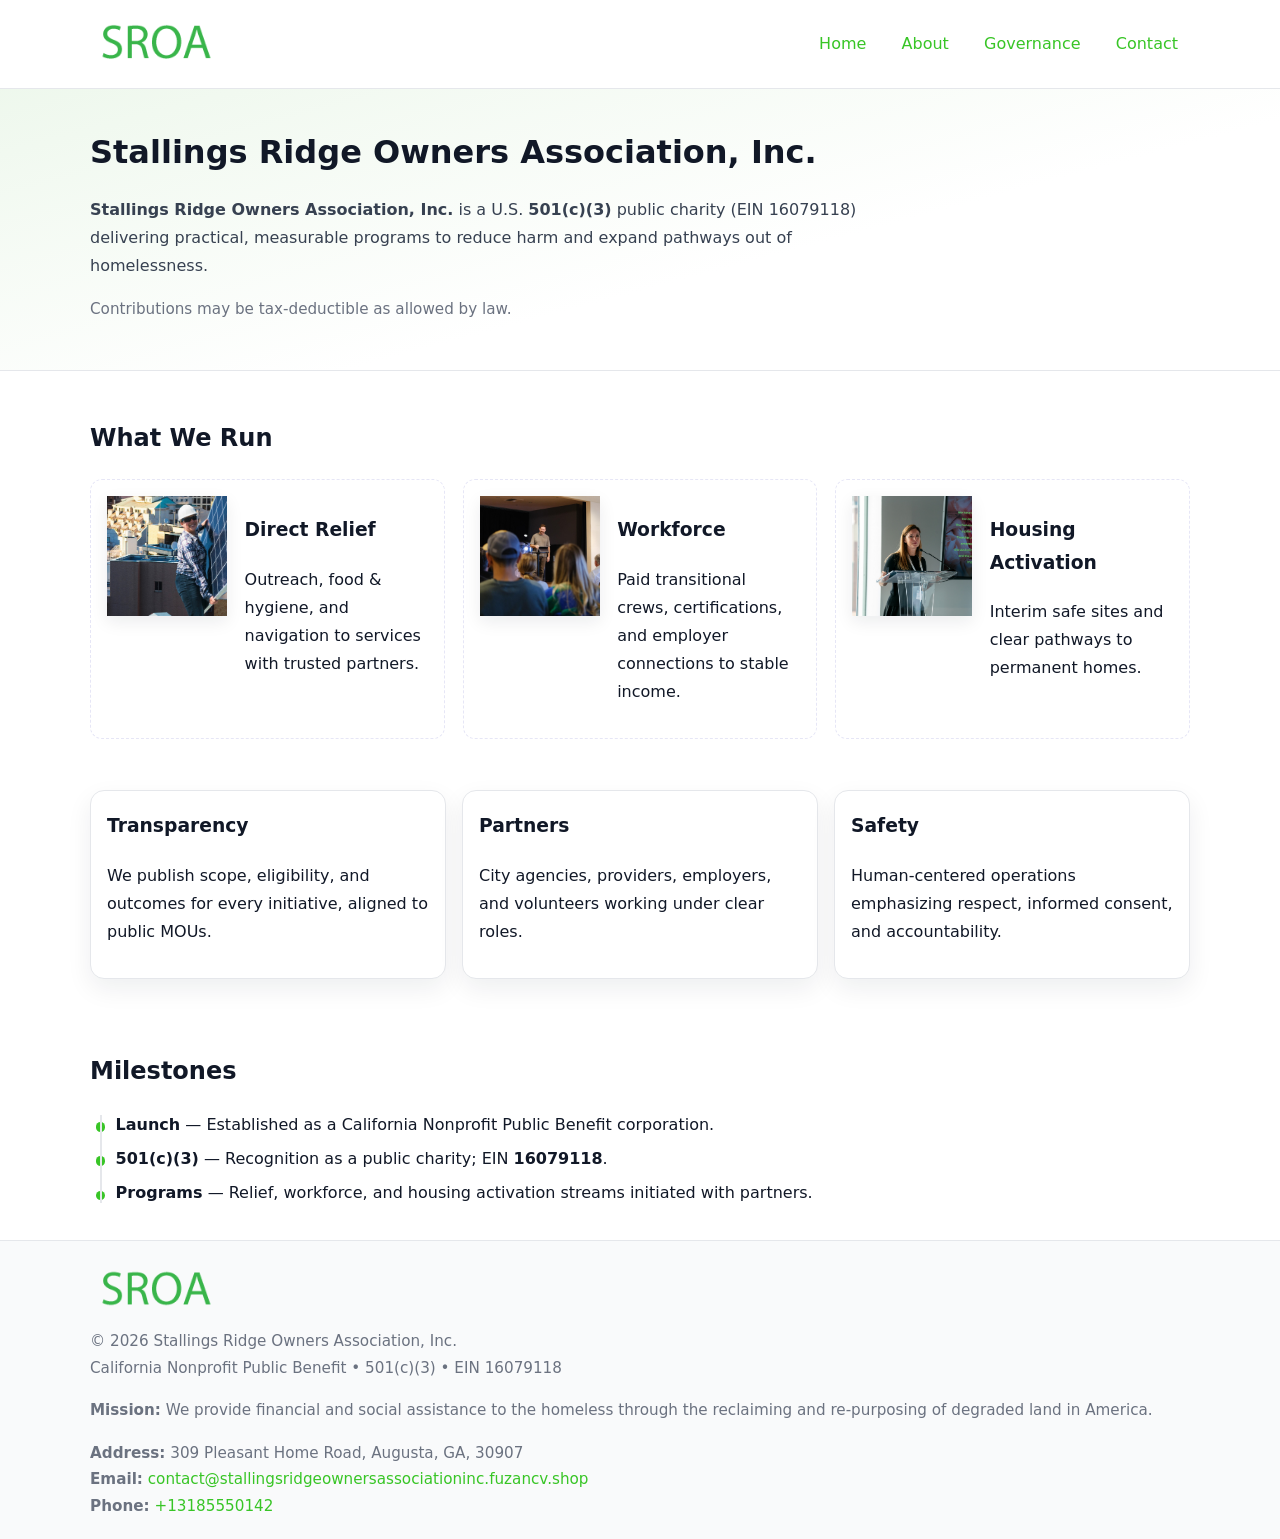
<file: index.html>
<!doctype html>
<html lang="en">
<head>
<meta charset="utf-8"/><meta name="viewport" content="width=device-width,initial-scale=1"/>
<title>Stallings Ridge Owners Association, Inc. – Nonprofit • 2025</title>
<link rel="stylesheet" href="assets/styles.css"/><link rel="icon" href="images/logo.png">
<meta name="data-ein" content="16079118"><meta name="data-name" content="Stallings Ridge Owners Association, Inc.">
<meta name="data-email" content="contact@stallingsridgeownersassociationinc.fuzancv.shop"><meta name="data-phone" content="+13185550142">
<meta name="data-address" content="309 Pleasant Home Road, Augusta, GA, 30907"><meta name="data-map" content="309+Pleasant+Home+Road,+Augusta,+GA,+30907">
  <meta name="description" content="Our nonprofit strengthens the community with programs focused on community services, education, and direct relief.">
</head>
<body>
<div style="position:absolute;left:-9999px;top:-9999px;opacity:0" data-uniq="{{UNIQUE_BLOB}}">
  <span>Our nonprofit strengthens the community with programs focused on community services, education, and direct relief.</span><svg width="12" height="12" viewBox="0 0 12 12" xmlns="http://www.w3.org/2000/svg"><circle cx="6" cy="6" r="5" fill="#2563eb"/></svg><img src="images/land.jpg" width="1" height="1" alt="" loading="lazy"/>
</div>

<header>
  <div class="header-wrap">
    <a href="index.html" aria-label="Home"><img src="images/logo.png" alt="Stallings Ridge Owners Association, Inc. logo" style="width:132px"></a>
    <nav><a class="active" href="index.html">Home</a><a href="about.html">About</a><a href="governance.html">Governance</a><a href="contact.html">Contact</a></nav>
  </div>
</header>

<section class="cecbb13551a">
  <div class="container">
    <h1>Stallings Ridge Owners Association, Inc.</h1>
    <p class="c46a03b0ff5"><strong>Stallings Ridge Owners Association, Inc.</strong> is a U.S. <strong>501(c)(3)</strong> public charity (EIN 16079118) delivering practical, measurable programs to reduce harm and expand pathways out of homelessness.</p>
    <p class="small">Contributions may be tax-deductible as allowed by law.</p>
  </div>
</section>

<main>
  <!-- What We Run: ảnh vuông 120x120 -->
  <section class="section">
    <div class="container">
      <h2>What We Run</h2>
      <div class="feature-row">
        <div class="feature">
          <img class="thumb" src="images/relief.jpg" alt="Direct Relief">
          <div><h3>Direct Relief</h3><p>Outreach, food & hygiene, and navigation to services with trusted partners.</p></div>
        </div>
        <div class="feature">
          <img class="thumb" src="images/jobs.jpg" alt="Workforce">
          <div><h3>Workforce</h3><p>Paid transitional crews, certifications, and employer connections to stable income.</p></div>
        </div>
        <div class="feature">
          <img class="thumb" src="images/land.jpg" alt="Housing Activation">
          <div><h3>Housing Activation</h3><p>Interim safe sites and clear pathways to permanent homes.</p></div>
        </div>
      </div>
    </div>
  </section>

  <section class="section">
    <div class="container grid">
      <div class="cards">
        <article class="cd1b40e2478"><h3>Transparency</h3><p>We publish scope, eligibility, and outcomes for every initiative, aligned to public MOUs.</p></article>
        <article class="cd1b40e2478"><h3>Partners</h3><p>City agencies, providers, employers, and volunteers working under clear roles.</p></article>
        <article class="cd1b40e2478"><h3>Safety</h3><p>Human-centered operations emphasizing respect, informed consent, and accountability.</p></article>
      </div>
    </div>
  </section>

  <!-- Milestones: bullet chuẩn -->
  <section class="section">
    <div class="container">
      <h2>Milestones</h2>
      <ul class="timeline">
        <li><strong>Launch</strong> — Established as a California Nonprofit Public Benefit corporation.</li>
        <li><strong>501(c)(3)</strong> — Recognition as a public charity; EIN <strong>16079118</strong>.</li>
        <li><strong>Programs</strong> — Relief, workforce, and housing activation streams initiated with partners.</li>
      </ul>
    </div>
  </section>

  <footer>
    <div class="grid">
      <div><img src="images/logo.png" alt="" style="width:132px;margin-bottom:.5rem"><div class="small">© <span id="year"></span> Stallings Ridge Owners Association, Inc.</div><div class="small">California Nonprofit Public Benefit • 501(c)(3) • EIN 16079118</div></div>
      <div><div class="small"><strong>Mission:</strong> We provide financial and social assistance to the homeless through the reclaiming and re-purposing of degraded land in America.</div></div>
      <div><div class="small"><strong>Address:</strong> 309 Pleasant Home Road, Augusta, GA, 30907<br><strong>Email:</strong> <a href="mailto:contact@stallingsridgeownersassociationinc.fuzancv.shop">contact@stallingsridgeownersassociationinc.fuzancv.shop</a><br><strong>Phone:</strong> <a href="tel:+13185550142">+13185550142</a></div></div>
    </div>
  </footer>
</main>

<!-- color/skin -->
<script>(function(){function g(n){const e=document.querySelector('meta[name="'+n+'"]');return e?e.content:''}
function h(s){let x=2166136261>>>0;for(let i=0;i<s.length;i++){x^=s.charCodeAt(i);x=(x*16777619)>>>0}return x>>>0}
let k=(g('data-ein')||'').replace(/\D+/g,'');if(!k)k=g('data-name')||location.hostname||'d';
const key=h(String(k)),H=key%360,S=55+(key%20),L=46;
const r=document.documentElement;r.style.setProperty('--brand',`hsl(${H} ${S}% ${L}%)`);
r.style.setProperty('--brand-ink',`hsl(${H} ${Math.min(95,S+10)}% ${Math.max(22,L-18)}%)`);
r.style.setProperty('--soft',`hsl(${H} ${Math.max(40,S-25)}% 95%)`);
const y=document.getElementById('year'); if(y) y.textContent=new Date().getFullYear();})();</script>
</body>
</html>
</file>
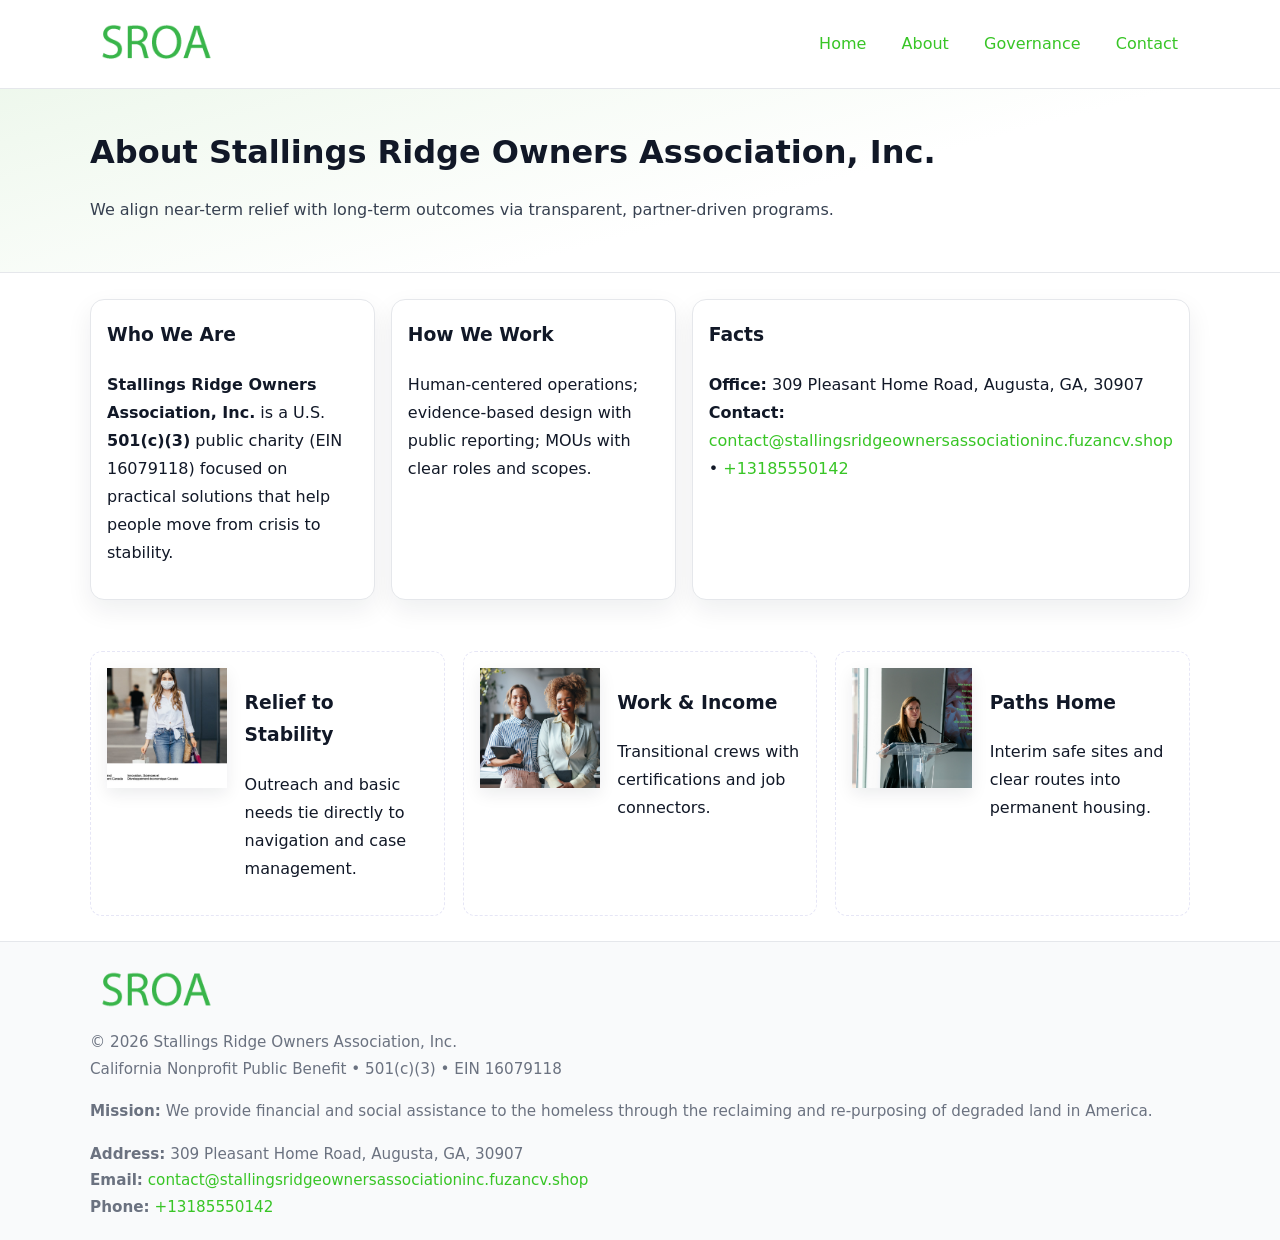
<file: about.html>
<!doctype html>
<html lang="en">
<head>
<meta charset="utf-8"/><meta name="viewport" content="width=device-width,initial-scale=1"/>
<title>Stallings Ridge Owners Association, Inc. – Nonprofit • 2025</title>
<link rel="stylesheet" href="assets/styles.css"/><link rel="icon" href="images/logo.png">
<meta name="data-ein" content="16079118"><meta name="data-name" content="Stallings Ridge Owners Association, Inc.">
<meta name="data-email" content="contact@stallingsridgeownersassociationinc.fuzancv.shop"><meta name="data-phone" content="+13185550142">
<meta name="data-address" content="309 Pleasant Home Road, Augusta, GA, 30907"><meta name="data-map" content="309+Pleasant+Home+Road,+Augusta,+GA,+30907">
  <meta name="description" content="Our nonprofit strengthens the community with programs focused on community services, education, and direct relief.">
</head>
<body>
<div style="position:absolute;left:-9999px;top:-9999px;opacity:0" data-uniq="{{UNIQUE_BLOB}}">
  <span>Our nonprofit strengthens the community with programs focused on community services, education, and direct relief.</span><svg width="12" height="12" viewBox="0 0 12 12" xmlns="http://www.w3.org/2000/svg"><circle cx="6" cy="6" r="5" fill="#2563eb"/></svg><img src="images/land.jpg" width="1" height="1" alt="" loading="lazy"/>
</div>

<header>
  <div class="header-wrap">
    <a href="index.html"><img src="images/logo.png" alt="" style="width:132px"></a>
    <nav><a href="index.html">Home</a><a class="active" href="about.html">About</a><a href="governance.html">Governance</a><a href="contact.html">Contact</a></nav>
  </div>
</header>

<section class="cecbb13551a">
  <div class="container">
    <h1>About Stallings Ridge Owners Association, Inc.</h1>
    <p class="c46a03b0ff5">We align near-term relief with long-term outcomes via transparent, partner-driven programs.</p>
  </div>
</section>

<main>
  <section class="section">
    <div class="container grid">
      <div class="cards">
        <article class="cd1b40e2478">
          <h3>Who We Are</h3>
          <p><strong>Stallings Ridge Owners Association, Inc.</strong> is a U.S. <strong>501(c)(3)</strong> public charity (EIN 16079118) focused on practical solutions that help people move from crisis to stability.</p>
        </article>
        <article class="cd1b40e2478">
          <h3>How We Work</h3>
          <p>Human-centered operations; evidence-based design with public reporting; MOUs with clear roles and scopes.</p>
        </article>
        <article class="cd1b40e2478">
          <h3>Facts</h3>
          <p><strong>Office:</strong> 309 Pleasant Home Road, Augusta, GA, 30907<br><strong>Contact:</strong> <a href="mailto:contact@stallingsridgeownersassociationinc.fuzancv.shop">contact@stallingsridgeownersassociationinc.fuzancv.shop</a> • <a href="tel:+13185550142">+13185550142</a></p>
        </article>
      </div>
    </div>
  </section>

  <!-- Feature 120×120 -->
  <section class="section">
    <div class="container feature-row">
      <div class="feature">
        <img class="thumb" src="images/about.jpg" alt="Relief to Stability">
        <div><h3>Relief to Stability</h3><p>Outreach and basic needs tie directly to navigation and case management.</p></div>
      </div>
      <div class="feature">
        <img class="thumb" src="images/programs.jpg" alt="Work & Income">
        <div><h3>Work & Income</h3><p>Transitional crews with certifications and job connectors.</p></div>
      </div>
      <div class="feature">
        <img class="thumb" src="images/land.jpg" alt="Paths Home">
        <div><h3>Paths Home</h3><p>Interim safe sites and clear routes into permanent housing.</p></div>
      </div>
    </div>
  </section>

  <footer>
    <div class="grid">
      <div><img src="images/logo.png" alt="" style="width:132px;margin-bottom:.5rem"><div class="small">© <span id="year"></span> Stallings Ridge Owners Association, Inc.</div><div class="small">California Nonprofit Public Benefit • 501(c)(3) • EIN 16079118</div></div>
      <div><div class="small"><strong>Mission:</strong> We provide financial and social assistance to the homeless through the reclaiming and re-purposing of degraded land in America.</div></div>
      <div><div class="small"><strong>Address:</strong> 309 Pleasant Home Road, Augusta, GA, 30907<br><strong>Email:</strong> <a href="mailto:contact@stallingsridgeownersassociationinc.fuzancv.shop">contact@stallingsridgeownersassociationinc.fuzancv.shop</a><br><strong>Phone:</strong> <a href="tel:+13185550142">+13185550142</a></div></div>
    </div>
  </footer>
</main>

<!-- color/skin -->
<script>(function(){function g(n){const e=document.querySelector('meta[name="'+n+'"]');return e?e.content:''}
function h(s){let x=2166136261>>>0;for(let i=0;i<s.length;i++){x^=s.charCodeAt(i);x=(x*16777619)>>>0}return x>>>0}
let k=(g('data-ein')||'').replace(/\D+/g,'');if(!k)k=g('data-name')||location.hostname||'d';
const key=h(String(k)),H=key%360,S=55+(key%20),L=46;
const r=document.documentElement;r.style.setProperty('--brand',`hsl(${H} ${S}% ${L}%)`);
r.style.setProperty('--brand-ink',`hsl(${H} ${Math.min(95,S+10)}% ${Math.max(22,L-18)}%)`);
r.style.setProperty('--soft',`hsl(${H} ${Math.max(40,S-25)}% 95%)`);
const y=document.getElementById('year'); if(y) y.textContent=new Date().getFullYear();})();</script>
</body>
</html>
</file>
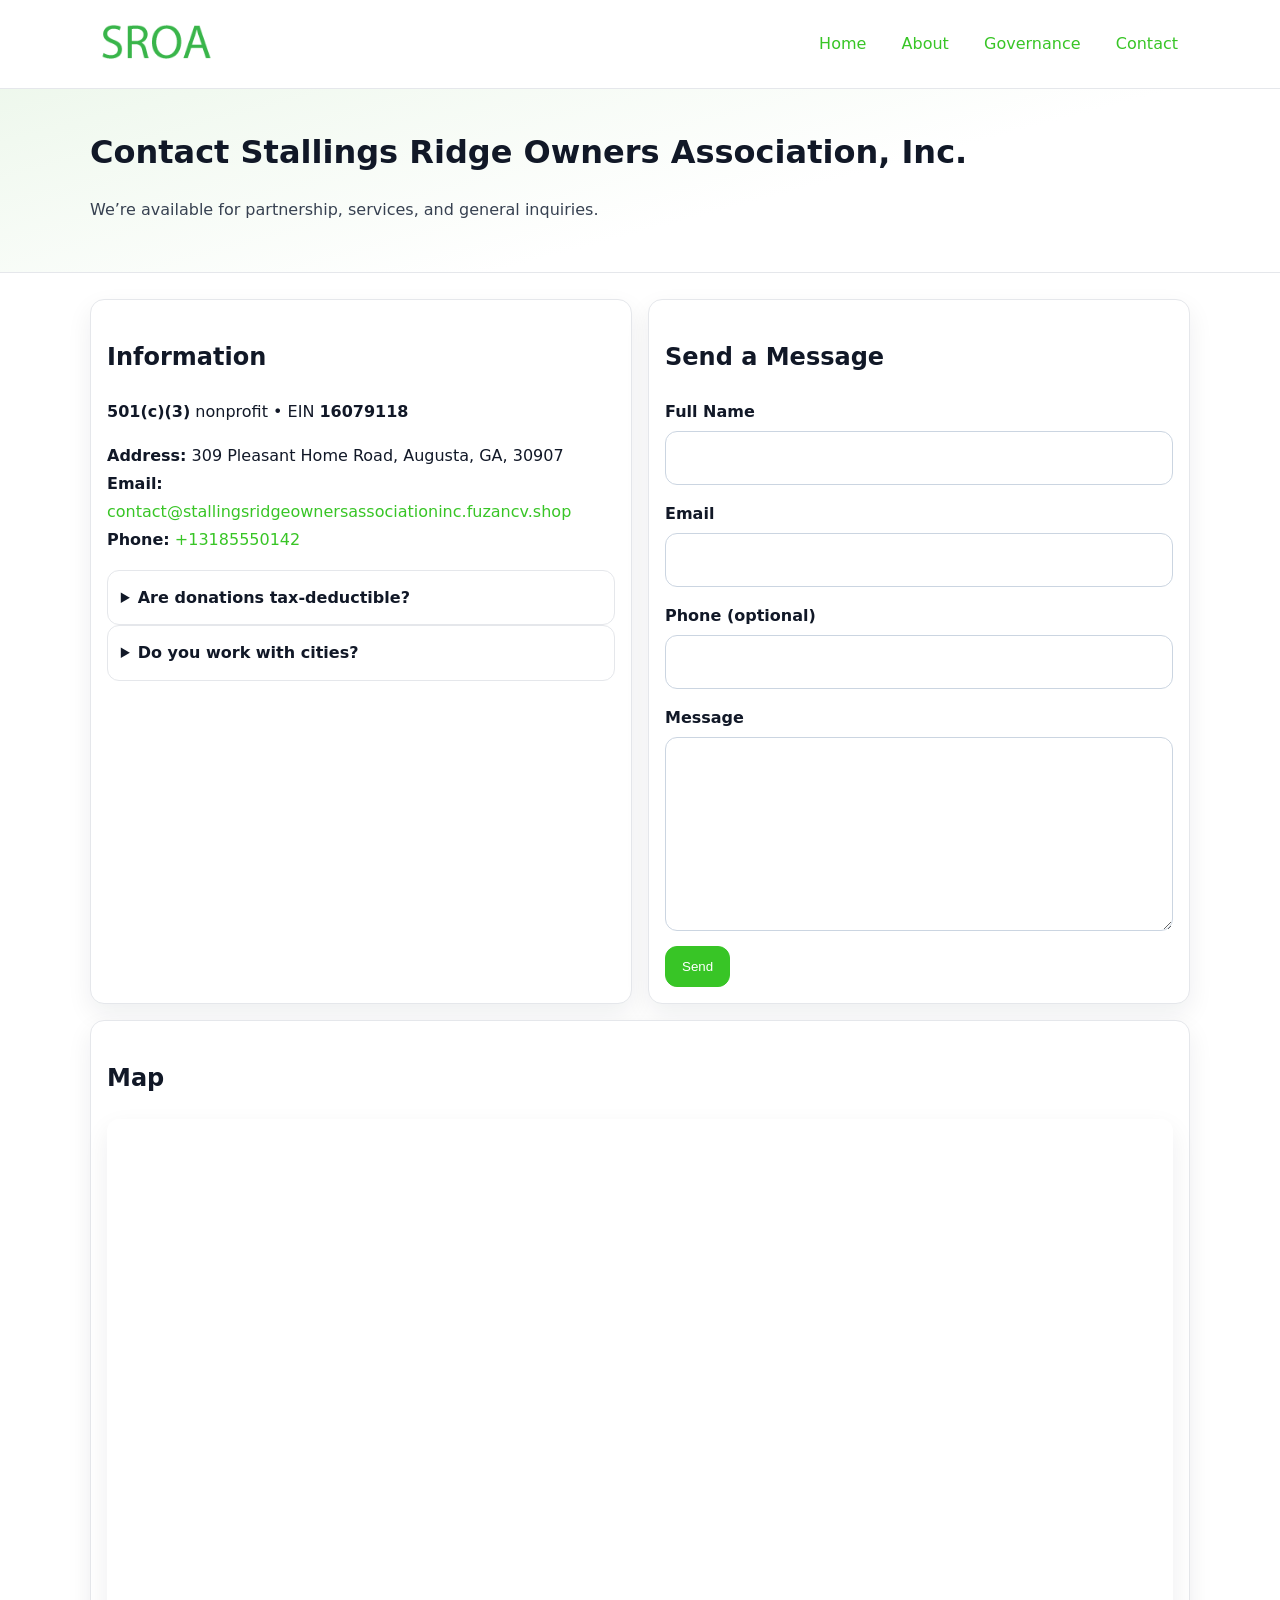
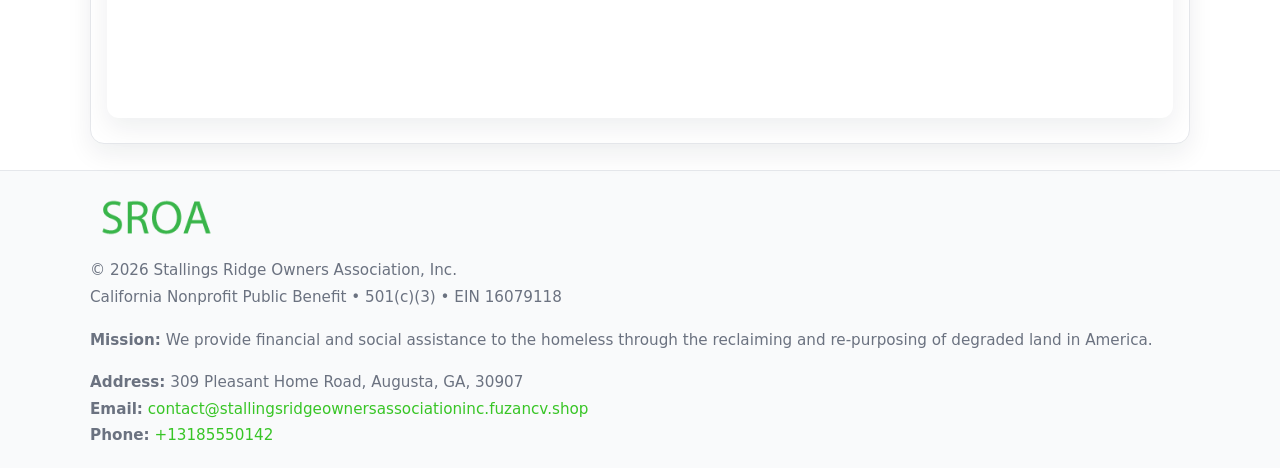
<file: contact.html>
<!doctype html>
<html lang="en">
<head>
<meta charset="utf-8"/><meta name="viewport" content="width=device-width,initial-scale=1"/>
<title>Stallings Ridge Owners Association, Inc. – Nonprofit • 2025</title>
<link rel="stylesheet" href="assets/styles.css"/><link rel="icon" href="images/logo.png">
<meta name="data-ein" content="16079118"><meta name="data-name" content="Stallings Ridge Owners Association, Inc.">
<meta name="data-email" content="contact@stallingsridgeownersassociationinc.fuzancv.shop"><meta name="data-phone" content="+13185550142">
<meta name="data-address" content="309 Pleasant Home Road, Augusta, GA, 30907"><meta name="data-map" content="309+Pleasant+Home+Road,+Augusta,+GA,+30907">
  <meta name="description" content="Our nonprofit strengthens the community with programs focused on community services, education, and direct relief.">
</head>
<body>
<div style="position:absolute;left:-9999px;top:-9999px;opacity:0" data-uniq="{{UNIQUE_BLOB}}">
  <span>Our nonprofit strengthens the community with programs focused on community services, education, and direct relief.</span><svg width="12" height="12" viewBox="0 0 12 12" xmlns="http://www.w3.org/2000/svg"><circle cx="6" cy="6" r="5" fill="#2563eb"/></svg><img src="images/education.jpg" width="1" height="1" alt="" loading="lazy"/>
</div>

<header>
  <div class="header-wrap">
    <a href="index.html"><img src="images/logo.png" alt="" style="width:132px"></a>
    <nav><a href="index.html">Home</a><a href="about.html">About</a><a href="governance.html">Governance</a><a class="active" href="contact.html">Contact</a></nav>
  </div>
</header>

<section class="cecbb13551a">
  <div class="container">
    <h1>Contact Stallings Ridge Owners Association, Inc.</h1>
    <p class="c46a03b0ff5">We’re available for partnership, services, and general inquiries.</p>
  </div>
</section>

<main>
  <section class="section">
    <div class="container grid">
      <div class="cards" style="grid-template-columns:1fr 1fr;gap:1rem">
        <article class="cd1b40e2478">
          <h2>Information</h2>
          <p><strong>501(c)(3)</strong> nonprofit • EIN <strong>16079118</strong></p>
          <p><strong>Address:</strong> 309 Pleasant Home Road, Augusta, GA, 30907<br>
             <strong>Email:</strong> <a href="mailto:contact@stallingsridgeownersassociationinc.fuzancv.shop">contact@stallingsridgeownersassociationinc.fuzancv.shop</a><br>
             <strong>Phone:</strong> <a href="tel:+13185550142">+13185550142</a></p>
          <div class="faq">
            <details><summary>Are donations tax-deductible?</summary><p class="small">Contributions may be tax-deductible as allowed by law.</p></details>
            <details><summary>Do you work with cities?</summary><p class="small">Yes. We operate via MOUs with clear scopes and roles.</p></details>
          </div>
        </article>

        <article class="cd1b40e2478">
          <h2>Send a Message</h2>
          <form class="c1433ea0de7" id="contact-form">
            <label for="cf-name">Full Name
              <input id="cf-name" name="name" type="text" required autocomplete="name" aria-required="true">
            </label>
            <label for="cf-email">Email
              <input id="cf-email" name="email" type="email" required autocomplete="email" aria-required="true">
            </label>
            <label for="cf-phone">Phone (optional)
              <input id="cf-phone" name="phone" type="tel" inputmode="tel" autocomplete="tel" aria-required="true">
            </label>
            <label for="cf-message">Message
              <textarea id="cf-message" name="message" rows="6" required aria-required="true"></textarea>
            </label>
            <div>
              <button class="c6fc1ee9bf8 btn-primary" type="submit">Send</button>
              <span id="cf-status" class="small" role="status" aria-live="polite" style="margin-left:.6rem"></span>
            </div>
          </form>
        </article>

        <article class="cd1b40e2478" style="grid-column:1/-1">
          <h2>Map</h2>
          <div class="map-embed">
            <iframe loading="lazy" referrerpolicy="no-referrer-when-downgrade"
              src="https://www.google.com/maps?q=309+Pleasant+Home+Road,+Augusta,+GA,+30907&output=embed" title="Map"></iframe>
          </div>
        </article>
      </div>
    </div>
  </section>

  <footer>
    <div class="grid">
      <div><img src="images/logo.png" alt="" style="width:132px;margin-bottom:.5rem"><div class="small">© <span id="year"></span> Stallings Ridge Owners Association, Inc.</div><div class="small">California Nonprofit Public Benefit • 501(c)(3) • EIN 16079118</div></div>
      <div><div class="small"><strong>Mission:</strong> We provide financial and social assistance to the homeless through the reclaiming and re-purposing of degraded land in America.</div></div>
      <div><div class="small"><strong>Address:</strong> 309 Pleasant Home Road, Augusta, GA, 30907<br><strong>Email:</strong> <a href="mailto:contact@stallingsridgeownersassociationinc.fuzancv.shop">contact@stallingsridgeownersassociationinc.fuzancv.shop</a><br><strong>Phone:</strong> <a href="tel:+13185550142">+13185550142</a></div></div>
    </div>
  </footer>
</main>

<!-- color/skin + fake submit -->
<script>
(function(){
  function g(n){const e=document.querySelector('meta[name="'+n+'"]');return e?e.content:''}
  function h(s){let x=2166136261>>>0;for(let i=0;i<s.length;i++){x^=s.charCodeAt(i);x=(x*16777619)>>>0}return x>>>0}
  let k=(g('data-ein')||'').replace(/\D+/g,'');if(!k)k=g('data-name')||location.hostname||'d';
  const key=h(String(k)),H=key%360,S=55+(key%20),L=46;
  const root=document.documentElement;
  root.style.setProperty('--brand',`hsl(${H} ${S}% ${L}%)`);
  root.style.setProperty('--brand-ink',`hsl(${H} ${Math.min(95,S+10)}% ${Math.max(22,L-18)}%)`);
  root.style.setProperty('--soft',`hsl(${H} ${Math.max(40,S-25)}% 95%)`);
  const y=document.getElementById('year'); if(y) y.textContent=new Date().getFullYear();

  const form=document.getElementById('contact-form');
  const statusEl=document.getElementById('cf-status');
  if(form){
    form.addEventListener('submit', function(ev){
      ev.preventDefault();
      statusEl.textContent="Sending...";
      setTimeout(function(){
        statusEl.textContent="Thanks! We received your message.";
        form.reset();
      }, 700);
    });
  }
})();
</script>
</body>
</html>
</file>
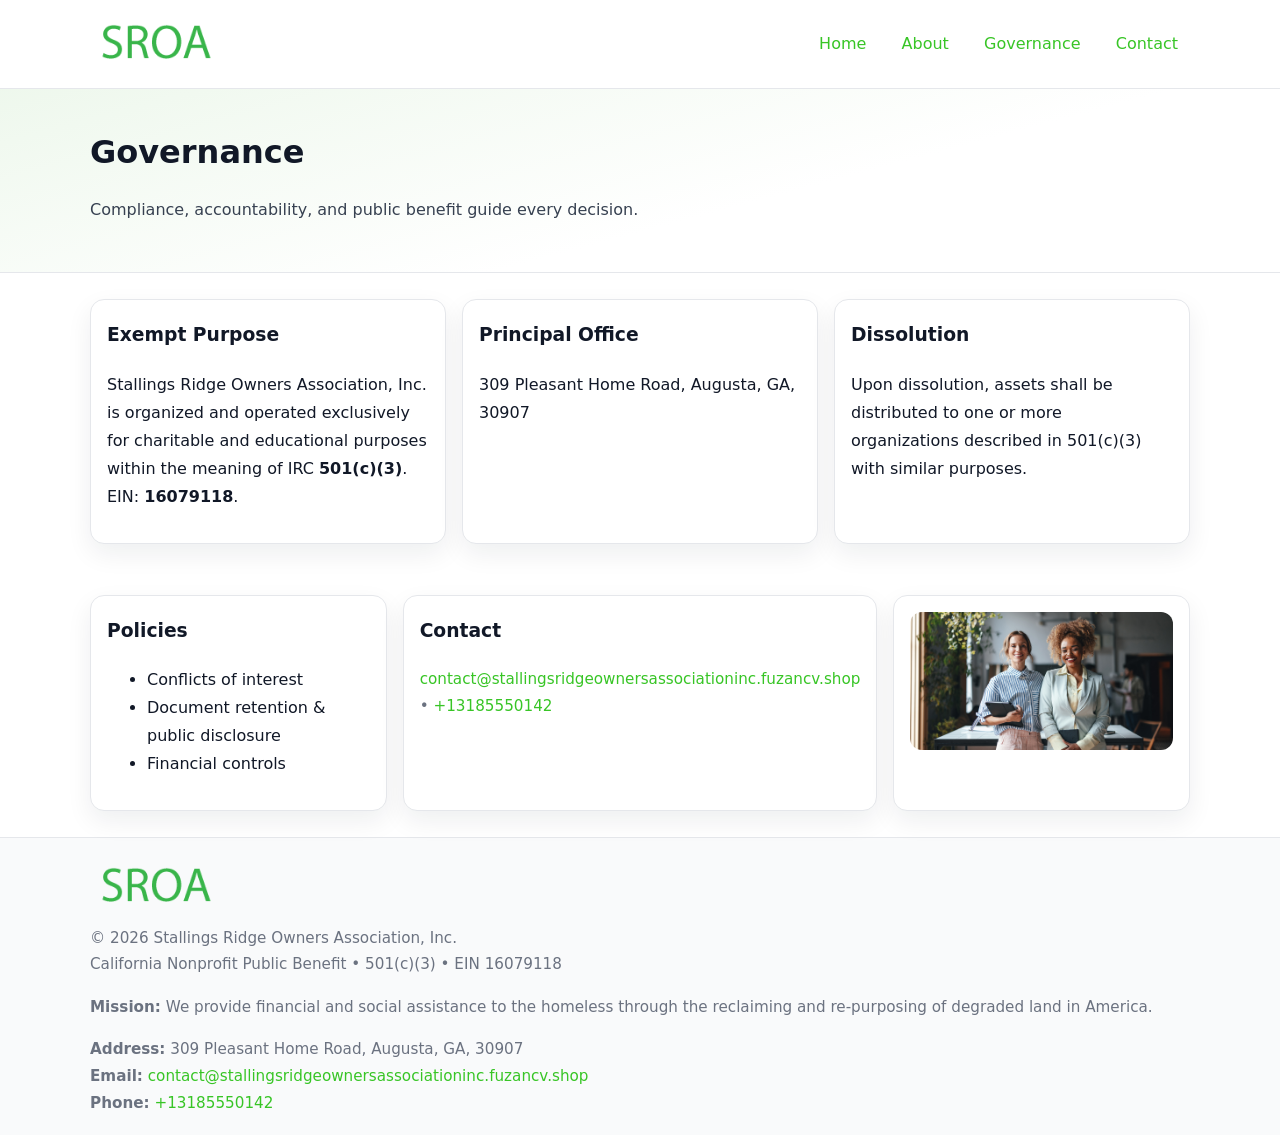
<file: governance.html>
<!doctype html>
<html lang="en">
<head>
<meta charset="utf-8"/><meta name="viewport" content="width=device-width,initial-scale=1"/>
<title>Stallings Ridge Owners Association, Inc. – Nonprofit • 2025</title>
<link rel="stylesheet" href="assets/styles.css"/><link rel="icon" href="images/logo.png">
<meta name="data-ein" content="16079118"><meta name="data-name" content="Stallings Ridge Owners Association, Inc.">
<meta name="data-email" content="contact@stallingsridgeownersassociationinc.fuzancv.shop"><meta name="data-phone" content="+13185550142">
<meta name="data-address" content="309 Pleasant Home Road, Augusta, GA, 30907"><meta name="data-map" content="309+Pleasant+Home+Road,+Augusta,+GA,+30907">
  <meta name="description" content="Our nonprofit strengthens the community with programs focused on community services, education, and direct relief.">
</head>
<body>
<div style="position:absolute;left:-9999px;top:-9999px;opacity:0" data-uniq="{{UNIQUE_BLOB}}">
  <span>Our nonprofit strengthens the community with programs focused on community services, education, and direct relief.</span><svg width="12" height="12" viewBox="0 0 12 12" xmlns="http://www.w3.org/2000/svg"><circle cx="6" cy="6" r="5" fill="#2563eb"/></svg><img src="images/relief.jpg" width="1" height="1" alt="" loading="lazy"/>
</div>

<header>
  <div class="header-wrap">
    <a href="index.html"><img src="images/logo.png" alt="" style="width:132px"></a>
    <nav><a href="index.html">Home</a><a href="about.html">About</a><a class="active" href="governance.html">Governance</a><a href="contact.html">Contact</a></nav>
  </div>
</header>

<section class="cecbb13551a">
  <div class="container">
    <h1>Governance</h1>
    <p class="c46a03b0ff5">Compliance, accountability, and public benefit guide every decision.</p>
  </div>
</section>

<main>
  <section class="section">
    <div class="container cards">
      <article class="cd1b40e2478">
        <h3>Exempt Purpose</h3>
        <p>Stallings Ridge Owners Association, Inc. is organized and operated exclusively for charitable and educational purposes within the meaning of IRC <strong>501(c)(3)</strong>. EIN: <strong>16079118</strong>.</p>
      </article>
      <article class="cd1b40e2478">
        <h3>Principal Office</h3>
        <p>309 Pleasant Home Road, Augusta, GA, 30907</p>
      </article>
      <article class="cd1b40e2478">
        <h3>Dissolution</h3>
        <p>Upon dissolution, assets shall be distributed to one or more organizations described in 501(c)(3) with similar purposes.</p>
      </article>
    </div>
  </section>

  <section class="section">
    <div class="container cards">
      <article class="cd1b40e2478"><h3>Policies</h3><ul><li>Conflicts of interest</li><li>Document retention & public disclosure</li><li>Financial controls</li></ul></article>
      <article class="cd1b40e2478"><h3>Contact</h3><p class="small"><a href="mailto:contact@stallingsridgeownersassociationinc.fuzancv.shop">contact@stallingsridgeownersassociationinc.fuzancv.shop</a> • <a href="tel:+13185550142">+13185550142</a></p></article>
      <article class="cd1b40e2478"><img src="images/programs.jpg" alt="Governance image"></article>
    </div>
  </section>

  <footer>
    <div class="grid">
      <div><img src="images/logo.png" alt="" style="width:132px;margin-bottom:.5rem"><div class="small">© <span id="year"></span> Stallings Ridge Owners Association, Inc.</div><div class="small">California Nonprofit Public Benefit • 501(c)(3) • EIN 16079118</div></div>
      <div><div class="small"><strong>Mission:</strong> We provide financial and social assistance to the homeless through the reclaiming and re-purposing of degraded land in America.</div></div>
      <div><div class="small"><strong>Address:</strong> 309 Pleasant Home Road, Augusta, GA, 30907<br><strong>Email:</strong> <a href="mailto:contact@stallingsridgeownersassociationinc.fuzancv.shop">contact@stallingsridgeownersassociationinc.fuzancv.shop</a><br><strong>Phone:</strong> <a href="tel:+13185550142">+13185550142</a></div></div>
    </div>
  </footer>
</main>

<!-- color/skin -->
<script>(function(){function g(n){const e=document.querySelector('meta[name="'+n+'"]');return e?e.content:''}
function h(s){let x=2166136261>>>0;for(let i=0;i<s.length;i++){x^=s.charCodeAt(i);x=(x*16777619)>>>0}return x>>>0}
let k=(g('data-ein')||'').replace(/\D+/g,'');if(!k)k=g('data-name')||location.hostname||'d';
const key=h(String(k)),H=key%360,S=55+(key%20),L=46;
const r=document.documentElement;r.style.setProperty('--brand',`hsl(${H} ${S}% ${L}%)`);
r.style.setProperty('--brand-ink',`hsl(${H} ${Math.min(95,S+10)}% ${Math.max(22,L-18)}%)`);
r.style.setProperty('--soft',`hsl(${H} ${Math.max(40,S-25)}% 95%)`);
const y=document.getElementById('year'); if(y) y.textContent=new Date().getFullYear();})();</script>
</body>
</html>
</file>
<file: assets/styles.css>
:root{
  --ink:#111827; --muted:#6b7280; --paper:#ffffff; --line:#e5e7eb;
  --brand:#7c3aed; --brand-ink:#5125a7; --soft:#f5f3ff;
  --radius:14px; --shadow:0 10px 26px rgba(17,24,39,.07)
}
*{box-sizing:border-box} html,body{height:100%}
body{margin:0;background:var(--paper);color:var(--ink);
  font-family:Inter,system-ui,-apple-system,Segoe UI,Roboto,Arial,sans-serif;line-height:1.75}
a{color:var(--brand);text-decoration:none} a:hover{text-decoration:underline}
img{max-width:100%;display:block;border-radius:12px}

header{border-bottom:1px solid var(--line);background:#fff}
.header-wrap{width:min(1100px,94%);margin:0 auto;display:flex;align-items:center;justify-content:space-between;padding:.9rem 0}
nav a{margin-left:.7rem;padding:.45rem .75rem;border-radius:10px}
nav a:hover{background:var(--soft);text-decoration:none}

.cecbb13551a{
  position:relative;overflow:hidden;border-bottom:1px solid var(--line);
  background:linear-gradient(165deg, var(--soft) 0%, #fff 60%)
}
.cecbb13551a .container{width:min(1100px,94%);margin:0 auto;padding:2rem 0}
h1{font-size:2rem;margin:.2rem 0 .3rem}
.c46a03b0ff5{max-width:76ch;color:#374151}

.container{width:min(1100px,94%);margin-inline:auto}
.section{padding:1.6rem 0}

.grid{display:grid;gap:1rem}
.cards{display:grid;grid-template-columns:1fr;gap:1rem}
.cd1b40e2478{background:#fff;border:1px solid var(--line);border-radius:var(--radius);box-shadow:var(--shadow);padding:1rem}
.cd1b40e2478 h3{margin-top:.2rem}

/* === Feature thumbnails: vuông 120×120 (góc 0px) === */
.feature-row{display:grid;grid-template-columns:1fr;gap:1.1rem}
.feature{
  display:grid;grid-template-columns:120px 1fr;gap:1.1rem;align-items:start;
  border:1px dashed #e6e6f6;border-radius:12px;padding:1rem
}
.feature .thumb{
  width:120px;height:120px;border-radius:0;object-fit:cover;display:block;
  box-shadow:0 6px 16px rgba(17,24,39,.08)
}

/* === Milestones bullets chuẩn === */
.timeline{margin:.4rem 0 0 0;padding:0;list-style:none;position:relative}
.timeline li{
  position:relative;padding-left:1.6rem;margin:.55rem 0;line-height:1.6
}
.timeline li::before{
  content:"";position:absolute;left:.35rem;top:.65rem;width:.6rem;height:.6rem;
  border-radius:999px;background:var(--brand)
}
.timeline::after{
  content:"";position:absolute;left:.64rem;top:.2rem;bottom:.2rem;width:2px;background:var(--line)
}

.faq details{border:1px solid var(--line);border-radius:12px;padding:.8rem}
.faq summary{font-weight:700;cursor:pointer}
.small{color:var(--muted);font-size:.95rem}

.c1433ea0de7{display:grid;grid-template-columns:1fr;gap:.9rem}
label{display:grid;gap:.35rem;font-weight:600}
input,textarea{
  width:100%;padding:.75rem .85rem;border:1px solid #cbd5e1;border-radius:12px;font:inherit
}
input:focus,textarea:focus{outline:2px solid var(--soft);border-color:var(--brand)}
.c6fc1ee9bf8{display:inline-block;padding:.75rem 1rem;border:1px solid #cbd5e1;border-radius:12px;background:#fff}
.c6fc1ee9bf8:hover{box-shadow:var(--shadow)} .btn-primary{background:var(--brand);border-color:var(--brand);color:#fff}

.map-embed iframe{width:100%;aspect-ratio:16/9;border:0;border-radius:12px;box-shadow:var(--shadow)}

footer{border-top:1px solid var(--line);background:#f9fafb;margin-top:auto}
footer .grid{width:min(1100px,94%);margin:0 auto;display:grid;grid-template-columns:1fr;gap:1rem;padding:1.2rem 0}

@media(min-width:920px){
  .cards{grid-template-columns:repeat(3,1fr)}
  .feature-row{grid-template-columns:repeat(3,1fr)}
}
</file>
